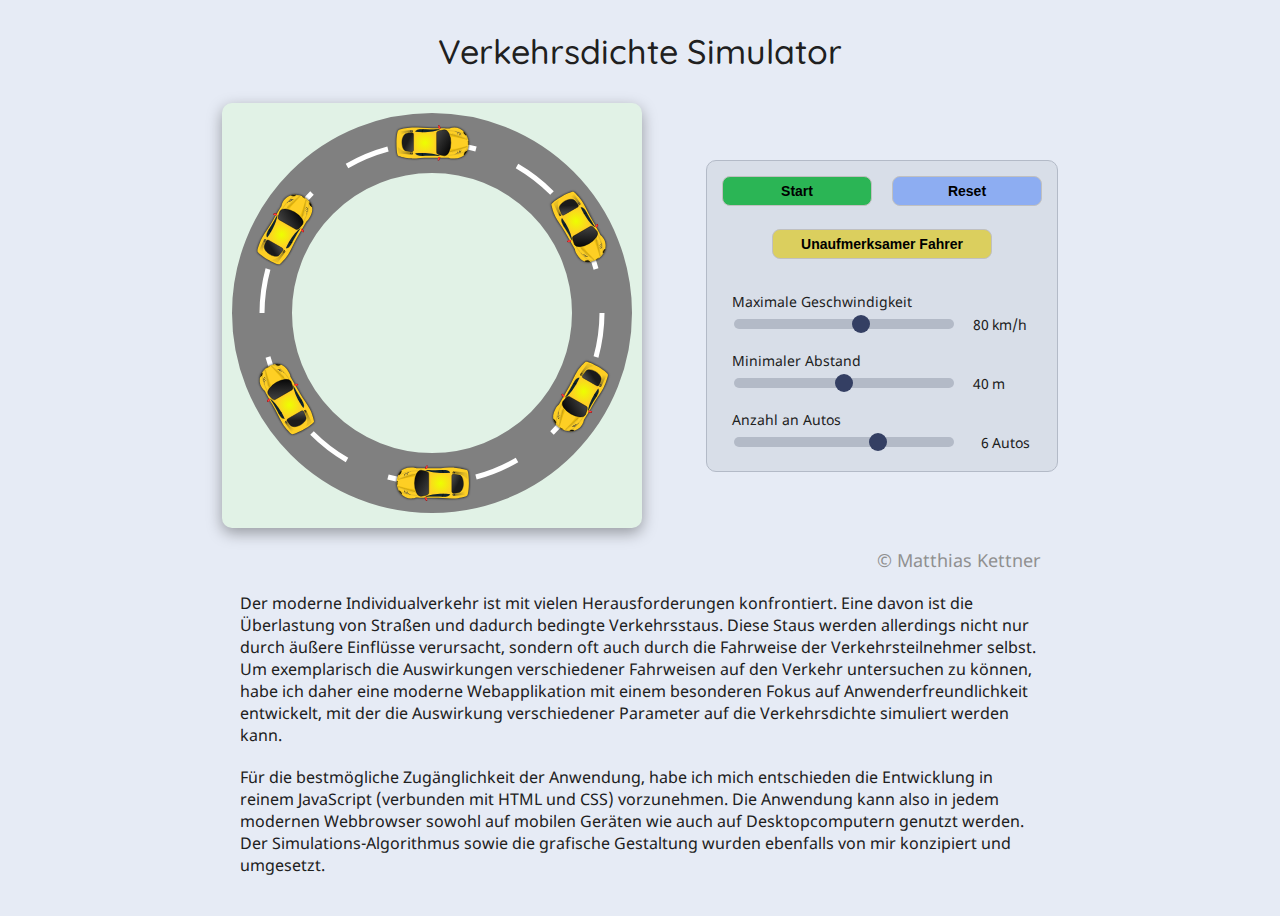
<file: index.html>
<!DOCTYPE html>
<html lang="de">
<head>
    <meta charset="UTF-8">
    <meta name="robots" content="noindex">
    <meta name="viewport" content="width=device-width, initial-scale=1.0">
    <title>Verkehrsdichte Simulator</title>
    <link rel="stylesheet" type="text/css" href="style.css">
    <meta name="description" content="Webapplikation zur Simulation der Verkehrsdichte">
    <link rel="shortcut icon" href="icons/favicon.ico">
    <link rel="icon" type="image/x-icon" href="icons/favicon.ico">
    <link rel="apple-touch-icon" sizes="57x57" href="icons/apple-icon-57x57.png">
    <link rel="apple-touch-icon" sizes="60x60" href="icons/apple-icon-60x60.png">
    <link rel="apple-touch-icon" sizes="72x72" href="icons/apple-icon-72x72.png">
    <link rel="apple-touch-icon" sizes="76x76" href="icons/apple-icon-76x76.png">
    <link rel="apple-touch-icon" sizes="114x114" href="icons/apple-icon-114x114.png">
    <link rel="apple-touch-icon" sizes="120x120" href="icons/apple-icon-120x120.png">
    <link rel="apple-touch-icon" sizes="144x144" href="icons/apple-icon-144x144.png">
    <link rel="apple-touch-icon" sizes="152x152" href="icons/apple-icon-152x152.png">
    <link rel="apple-touch-icon" sizes="180x180" href="icons/apple-icon-180x180.png">
    <link rel="icon" type="image/png" sizes="192x192"  href="icons/android-icon-192x192.png">
    <link rel="icon" type="image/png" sizes="32x32" href="icons/favicon-32x32.png">
    <link rel="icon" type="image/png" sizes="96x96" href="icons/favicon-96x96.png">
    <link rel="icon" type="image/png" sizes="16x16" href="icons/favicon-16x16.png">
    <meta name="msapplication-TileColor" content="#ffffff">
    <meta name="msapplication-TileImage" content="icons/ms-icon-144x144.png">
    <meta name="theme-color" content="#e6ebf5">
</head>
<body>
<main>
    <h1>Verkehrsdichte Simulator</h1>
    <div id="simulation-content">
    <div id="graphics-box">
    <div id="graphic-container">
        <svg width="400" height="400" id="road-graphic_large" xmlns="http://www.w3.org/2000/svg">
            <circle cx="200" cy="200" r="170" stroke="#808080" stroke-width="60" fill="none" />
            <path d="M 200 30 A 170 170 0  0 1 244 36" stroke="#ffffff" stroke-width="5" fill="none" />
            <path d="M 285 53 A 170 170 0  0 1 320 80" stroke="#ffffff" stroke-width="5" fill="none" />
            <path d="M 347 115 A 170 170 0  0 1 364 156" stroke="#ffffff" stroke-width="5" fill="none" />
            <path d="M 370 200 A 170 170 0  0 1 364 244" stroke="#ffffff" stroke-width="5" fill="none" />
            <path d="M 347 285 A 170 170 0  0 1 320 320" stroke="#ffffff" stroke-width="5" fill="none" />
            <path d="M 285 347 A 170 170 0  0 1 244 364" stroke="#ffffff" stroke-width="5" fill="none" />
            <path d="M 200 370 A 170 170 0  0 1 156 364" stroke="#ffffff" stroke-width="5" fill="none" />
            <path d="M 115 347 A 170 170 0  0 1 80 320" stroke="#ffffff" stroke-width="5" fill="none" />
            <path d="M 53 285 A 170 170 0  0 1 36 244" stroke="#ffffff" stroke-width="5" fill="none" />
            <path d="M 30 200 A 170 170 0  0 1 36 156" stroke="#ffffff" stroke-width="5" fill="none" />
            <path d="M 53 115 A 170 170 0  0 1 80 80" stroke="#ffffff" stroke-width="5" fill="none" />
            <path d="M 115 53 A 170 170 0  0 1 156 36" stroke="#ffffff" stroke-width="5" fill="none" />
        </svg>
        <svg width="340" height="340" id="road-graphic_small" xmlns="http://www.w3.org/2000/svg">
            <circle cx="170" cy="170" r="140" stroke="#808080" stroke-width="60" fill="none" />
            <path d="M 170 30 A 140 140 0  0 1 206 35" stroke="#ffffff" stroke-width="4" fill="none" />
            <path d="M 240 49 A 140 140 0  0 1 269 71" stroke="#ffffff" stroke-width="4" fill="none" />
            <path d="M 291 100 A 140 140 0  0 1 305 134" stroke="#ffffff" stroke-width="4" fill="none" />
            <path d="M 310 170 A 140 140 0  0 1 305 206" stroke="#ffffff" stroke-width="4" fill="none" />
            <path d="M 291 240 A 140 140 0  0 1 269 269" stroke="#ffffff" stroke-width="4" fill="none" />
            <path d="M 240 291 A 140 140 0  0 1 206 305" stroke="#ffffff" stroke-width="4" fill="none" />
            <path d="M 170 310 A 140 140 0  0 1 134 305" stroke="#ffffff" stroke-width="4" fill="none" />
            <path d="M 100 291 A 140 140 0  0 1 71 269" stroke="#ffffff" stroke-width="4" fill="none" />
            <path d="M 49 240 A 140 140 0  0 1 35 206" stroke="#ffffff" stroke-width="4" fill="none" />
            <path d="M 30 170 A 140 140 0  0 1 35 134" stroke="#ffffff" stroke-width="4" fill="none" />
            <path d="M 49 100 A 140 140 0  0 1 71 71" stroke="#ffffff" stroke-width="4" fill="none" />
            <path d="M 100 49 A 140 140 0  0 1 134 35" stroke="#ffffff" stroke-width="4" fill="none" />
        </svg>
        <img src="yellow_car.svg" height="0" class="car-graphic" alt="" />
        <img src="yellow_car.svg" height="0" class="car-graphic" alt="" />
        <img src="yellow_car.svg" height="0" class="car-graphic" alt="" />
        <img src="yellow_car.svg" height="0" class="car-graphic" alt="" />
        <img src="yellow_car.svg" height="0" class="car-graphic" alt="" />
        <img src="yellow_car.svg" height="0" class="car-graphic" alt="" />
        <img src="yellow_car.svg" height="0" class="car-graphic" alt="" />
    </div>
    </div>
    <div id="settings">
        <div id="start-reset-container">
            <button id="start-stop-button">Start</button>
            <button id="reset-button">Reset</button>
        </div>
        <button id="scenario-1">Unaufmerksamer Fahrer</button>
        <div class="slider-container">
            <label for="max-speed">Maximale Geschwindigkeit</label><br>
            <div class="slider-box">
                <input type="range" id="max-speed" min="10" max="130" step="10" value="80" />
                <span class="slider-value" id="max-speed-value">80</span>
                <span class="slider-unit">km/h</span>
            </div>
        </div>
        <div class="slider-container">
            <label for="min-distance">Minimaler Abstand</label><br>
            <div class="slider-box">
                <input type="range" id="min-distance" min="20" max="60" step="20" value="40" />
                <span class="slider-value" id="min-dist-value">40</span>
                <span class="slider-unit">m</span>
            </div>
        </div>
        <div class="slider-container">
            <label for="number-cars">Anzahl an Autos</label><br>
            <div class="slider-box">
                <input type="range" id="number-cars" min="4" max="7" step="1" value="6" />
                <span class="slider-value"  id="numb-cars-value">6</span>
                <span class="slider-unit">Autos</span>
            </div>
        </div>
    </div>
    </div>
    <div id="site-text">
        <h2>© Matthias Kettner</h2>
        <p>Der moderne Individualverkehr ist mit vielen Herausforderungen konfrontiert. Eine davon ist die Überlastung von Straßen und dadurch bedingte Verkehrsstaus. Diese Staus werden allerdings nicht nur durch äußere Einflüsse verursacht, sondern oft auch durch die Fahrweise der Verkehrsteilnehmer selbst. Um exemplarisch die Auswirkungen verschiedener Fahrweisen auf den Verkehr untersuchen zu können, habe ich daher eine moderne Webapplikation mit einem besonderen Fokus auf Anwenderfreundlichkeit entwickelt, mit der die Auswirkung verschiedener Parameter auf die Verkehrsdichte simuliert werden kann.</p>
        <p>Für die bestmögliche Zugänglichkeit der Anwendung, habe ich mich entschieden die Entwicklung in reinem JavaScript (verbunden mit HTML und CSS) vorzunehmen. Die Anwendung kann also in jedem modernen Webbrowser sowohl auf mobilen Geräten wie auch auf Desktopcomputern genutzt werden. Der Simulations-Algorithmus sowie die grafische Gestaltung wurden ebenfalls von mir konzipiert und umgesetzt.</p>
    </div>
    <script src="traffic_simulation.js" type="text/javascript"></script>
</main>
</body>
</html>
</file>
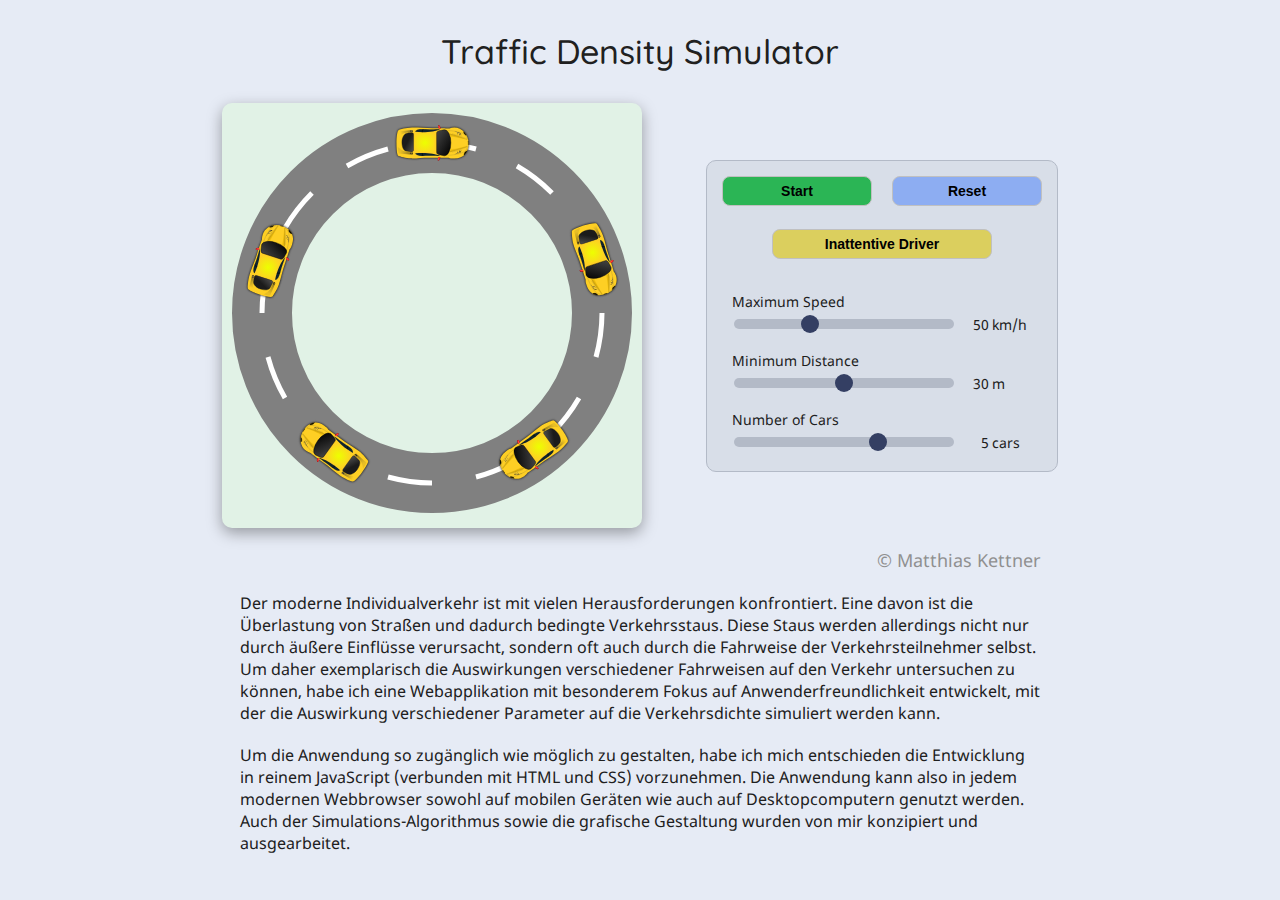
<file: en.html>
<!DOCTYPE html>
<html lang="en">
<head>
    <meta charset="UTF-8">
    <meta name="robots" content="noindex">
    <meta name="viewport" content="width=device-width, initial-scale=1.0">
    <title>Traffic Density Simulator</title>
    <link rel="stylesheet" type="text/css" href="style.css">
    <meta name="description" content="Web application for the simulation of traffic density">
    <link rel="shortcut icon" href="icons/favicon.ico">
    <link rel="icon" type="image/x-icon" href="icons/favicon.ico">
    <link rel="apple-touch-icon" sizes="57x57" href="icons/apple-icon-57x57.png">
    <link rel="apple-touch-icon" sizes="60x60" href="icons/apple-icon-60x60.png">
    <link rel="apple-touch-icon" sizes="72x72" href="icons/apple-icon-72x72.png">
    <link rel="apple-touch-icon" sizes="76x76" href="icons/apple-icon-76x76.png">
    <link rel="apple-touch-icon" sizes="114x114" href="icons/apple-icon-114x114.png">
    <link rel="apple-touch-icon" sizes="120x120" href="icons/apple-icon-120x120.png">
    <link rel="apple-touch-icon" sizes="144x144" href="icons/apple-icon-144x144.png">
    <link rel="apple-touch-icon" sizes="152x152" href="icons/apple-icon-152x152.png">
    <link rel="apple-touch-icon" sizes="180x180" href="icons/apple-icon-180x180.png">
    <link rel="icon" type="image/png" sizes="192x192"  href="icons/android-icon-192x192.png">
    <link rel="icon" type="image/png" sizes="32x32" href="icons/favicon-32x32.png">
    <link rel="icon" type="image/png" sizes="96x96" href="icons/favicon-96x96.png">
    <link rel="icon" type="image/png" sizes="16x16" href="icons/favicon-16x16.png">
    <meta name="msapplication-TileColor" content="#ffffff">
    <meta name="msapplication-TileImage" content="icons/ms-icon-144x144.png">
    <meta name="theme-color" content="#e6ebf5">
</head>
<body>
<main>
    <h1>Traffic Density Simulator</h1>
    <div id="simulation-content">
    <div id="graphics-box">
    <div id="graphic-container">
        <svg width="400" height="400" id="road-graphic_large" xmlns="http://www.w3.org/2000/svg">
            <circle cx="200" cy="200" r="170" stroke="#808080" stroke-width="60" fill="none" />
            <path d="M 200 30 A 170 170 0  0 1 244 36" stroke="#ffffff" stroke-width="5" fill="none" />
            <path d="M 285 53 A 170 170 0  0 1 320 80" stroke="#ffffff" stroke-width="5" fill="none" />
            <path d="M 347 115 A 170 170 0  0 1 364 156" stroke="#ffffff" stroke-width="5" fill="none" />
            <path d="M 370 200 A 170 170 0  0 1 364 244" stroke="#ffffff" stroke-width="5" fill="none" />
            <path d="M 347 285 A 170 170 0  0 1 320 320" stroke="#ffffff" stroke-width="5" fill="none" />
            <path d="M 285 347 A 170 170 0  0 1 244 364" stroke="#ffffff" stroke-width="5" fill="none" />
            <path d="M 200 370 A 170 170 0  0 1 156 364" stroke="#ffffff" stroke-width="5" fill="none" />
            <path d="M 115 347 A 170 170 0  0 1 80 320" stroke="#ffffff" stroke-width="5" fill="none" />
            <path d="M 53 285 A 170 170 0  0 1 36 244" stroke="#ffffff" stroke-width="5" fill="none" />
            <path d="M 30 200 A 170 170 0  0 1 36 156" stroke="#ffffff" stroke-width="5" fill="none" />
            <path d="M 53 115 A 170 170 0  0 1 80 80" stroke="#ffffff" stroke-width="5" fill="none" />
            <path d="M 115 53 A 170 170 0  0 1 156 36" stroke="#ffffff" stroke-width="5" fill="none" />
        </svg>
        <svg width="340" height="340" id="road-graphic_small" xmlns="http://www.w3.org/2000/svg">
            <circle cx="170" cy="170" r="140" stroke="#808080" stroke-width="60" fill="none" />
            <path d="M 170 30 A 140 140 0  0 1 206 35" stroke="#ffffff" stroke-width="4" fill="none" />
            <path d="M 240 49 A 140 140 0  0 1 269 71" stroke="#ffffff" stroke-width="4" fill="none" />
            <path d="M 291 100 A 140 140 0  0 1 305 134" stroke="#ffffff" stroke-width="4" fill="none" />
            <path d="M 310 170 A 140 140 0  0 1 305 206" stroke="#ffffff" stroke-width="4" fill="none" />
            <path d="M 291 240 A 140 140 0  0 1 269 269" stroke="#ffffff" stroke-width="4" fill="none" />
            <path d="M 240 291 A 140 140 0  0 1 206 305" stroke="#ffffff" stroke-width="4" fill="none" />
            <path d="M 170 310 A 140 140 0  0 1 134 305" stroke="#ffffff" stroke-width="4" fill="none" />
            <path d="M 100 291 A 140 140 0  0 1 71 269" stroke="#ffffff" stroke-width="4" fill="none" />
            <path d="M 49 240 A 140 140 0  0 1 35 206" stroke="#ffffff" stroke-width="4" fill="none" />
            <path d="M 30 170 A 140 140 0  0 1 35 134" stroke="#ffffff" stroke-width="4" fill="none" />
            <path d="M 49 100 A 140 140 0  0 1 71 71" stroke="#ffffff" stroke-width="4" fill="none" />
            <path d="M 100 49 A 140 140 0  0 1 134 35" stroke="#ffffff" stroke-width="4" fill="none" />
        </svg>
        <img src="yellow_car.svg" height="0" class="car-graphic" alt="" />
        <img src="yellow_car.svg" height="0" class="car-graphic" alt="" />
        <img src="yellow_car.svg" height="0" class="car-graphic" alt="" />
        <img src="yellow_car.svg" height="0" class="car-graphic" alt="" />
        <img src="yellow_car.svg" height="0" class="car-graphic" alt="" />
        <img src="yellow_car.svg" height="0" class="car-graphic" alt="" />
        <img src="yellow_car.svg" height="0" class="car-graphic" alt="" />
    </div>
    </div>
    <div id="settings">
        <div id="start-reset-container">
            <button id="start-stop-button">Start</button>
            <button id="reset-button">Reset</button>
        </div>
        <button id="scenario-1">Inattentive Driver</button>
        <div class="slider-container">
            <label for="max-speed">Maximum Speed</label><br>
            <div class="slider-box">
                <input type="range" id="max-speed" min="10" max="130" step="10" value="50" />
                <span class="slider-value" id="max-speed-value">50</span>
                <span class="slider-unit">km/h</span>
            </div>
        </div>
        <div class="slider-container">
            <label for="min-distance">Minimum Distance</label><br>
            <div class="slider-box">
                <input type="range" id="min-distance" min="10" max="50" step="10" value="30" />
                <span class="slider-value" id="min-dist-value">30</span>
                <span class="slider-unit">m</span>
            </div>
        </div>
        <div class="slider-container">
            <label for="number-cars">Number of Cars</label><br>
            <div class="slider-box">
                <input type="range" id="number-cars" min="1" max="7" step="1" value="5" />
                <span class="slider-value"  id="numb-cars-value">5</span>
                <span class="slider-unit">cars</span>
            </div>
        </div>
    </div>
    </div>
    <div id="site-text">
        <h2>© Matthias Kettner</h2>
        <p>Der moderne Individualverkehr ist mit vielen Herausforderungen konfrontiert. Eine davon ist die Überlastung von Straßen und dadurch bedingte Verkehrsstaus. Diese Staus werden allerdings nicht nur durch äußere Einflüsse verursacht, sondern oft auch durch die Fahrweise der Verkehrsteilnehmer selbst. Um daher exemplarisch die Auswirkungen verschiedener Fahrweisen auf den Verkehr untersuchen zu können, habe ich eine Webapplikation mit besonderem Fokus auf Anwenderfreundlichkeit entwickelt, mit der die Auswirkung verschiedener Parameter auf die Verkehrsdichte simuliert werden kann.</p>
        <p>Um die Anwendung so zugänglich wie möglich zu gestalten, habe ich mich entschieden die Entwicklung in reinem JavaScript (verbunden mit HTML und CSS) vorzunehmen. Die Anwendung kann also in jedem modernen Webbrowser sowohl auf mobilen Geräten wie auch auf Desktopcomputern genutzt werden. Auch der Simulations-Algorithmus sowie die grafische Gestaltung wurden von mir konzipiert und ausgearbeitet.</p>
    </div>
    <script src="traffic_simulation.js" type="text/javascript"></script>
</main>
</body>
</html>
</file>
<file: style.css>
:root {
    --background-color: #e6ebf5;
    --graphics-background-color: #e1f2e6;
    --start-color: #2bb555;
    --stop-color: #f0796c;
    --reset-color: #8dadf2;
    --scenario-color: #dbcf5e;
}

@font-face {
    font-family: "Noto Sans";
    src: url(fonts/NotoSans-Regular.woff2);
    font-weight: normal;
    font-style: normal;
}

@font-face {
    font-family: "Noto Sans";
    src: url(fonts/NotoSans-Bold.woff2);
    font-weight: bold;
    font-style: normal;
}

@font-face {
    font-family: "Noto Sans";
    src: url(fonts/NotoSans-Italic.woff2);
    font-weight: normal;
    font-style: italic;
}

@font-face {
    font-family: "Noto Sans";
    src: url(fonts/NotoSans-BoldItalic.woff2);
    font-weight: bold;
    font-style: italic;
}

@font-face {
    font-family: "Quicksand";
    src: url(fonts/quicksand-400-normal.woff2);
    font-weight: normal;
    font-style: normal;
}

@font-face {
    font-family: "Quicksand";
    src: url(fonts/quicksand-500-normal.woff2);
    font-weight: 500;
    font-style: normal;
}

/*
@font-face {
    font-family: "Quicksand";
    src: url(fonts/quicksand-600-normal.woff2);
    font-weight: 600;
    font-style: normal;
}

@font-face {
    font-family: "Quicksand";
    src: url(fonts/quicksand-700-normal.woff2);
    font-weight: bold;
    font-style: normal;
}
*/

body, html {
    margin: 0;
    padding: 0;
    width: 100%;
    background-color: var(--background-color);
    font-family: "Noto Sans", Helvetica, sans-serif;
    font-size: 16px;
}

main {
    margin: 0 auto;
    padding: 0 15px 20px 15px;
    max-width: 900px;
}

h1 {
    width: 100%;
    margin: 0;
    padding: 30px 0;
    font-family: "Quicksand", Helvetica, sans-serif;
    text-align: center;
    font-size: 34px;
    font-weight: 500;
    color: #202020;
}

#simulation-content {
    width: 100%;
    margin: 0;
    padding: 0;
    display: flex;
    flex-direction: row;
    justify-content: space-around;
    align-items: center;
}

@media only screen and (max-width: 840px) {
    #simulation-content {
        height: 710px;
        display: flex;
        flex-direction: column;
        justify-content: space-between;
        align-items: center;
    }
}

#road-graphic_large {
    display: initial;
}

#road-graphic_small {
    display: none;
}

@media only screen and (max-width: 550px) {
    #road-graphic_large {
        display: none;
    }

    #road-graphic_small {
        display: initial;
    }
}

#graphics-box {
    background-color: var(--graphics-background-color);
    border-radius: 10px;
    box-shadow: 0 5px 15px rgba(0, 0, 0, 0.35);
    margin: 0;
    padding: 0;
}

#graphic-container {
    position: relative;
    margin: 10px;
    padding: 0;
}

#settings {
    margin: 0;
    padding: 15px;
    width: 320px;
    height: 280px;
    display: flex;
    flex-direction: column;
    justify-content: space-between;
    align-items: center;
    background-color: #d8dee8;
    border: 1px solid #b3bac7;
    border-radius: 10px;
    font-size: 14px;
    color: #202020;
}

#start-reset-container {
    margin: 0;
    padding: 0;
    width: 100%;
    display: flex;
    flex-direction: row;
    justify-content: space-between;
}

#start-stop-button, #reset-button, #scenario-1 {
    width: 150px;
    height: 30px;
    border: 1px solid #c0c0c0;
    border-radius: 8px;
    font-size: 14px;
    color: #000000;
    font-weight: bold;
    cursor: pointer;
}

#start-stop-button, #reset-button {
    margin-bottom: 10px;
}

#scenario-1 {
    margin-bottom: 20px;
}

#start-stop-button:active, #reset-button:active, #scenario-1:active {
    border: 1px solid #202020;
}

#start-stop-button {
    background-color: var(--start-color);
}

#reset-button {
    background-color: var(--reset-color);
}

#scenario-1 {
    width: 220px;
    background-color: var(--scenario-color);
}

.slider-container {
    margin: 0;
    padding: 0;
    width: 300px;
}

.slider-box {
    width: 100%;
    margin: 4px 0;
    padding: 0;
    display: flex;
    flex-direction: row;
    justify-content: space-between;
    align-items: center;
}

.slider-unit {
    width: 40px;
    text-align: left;
}

.slider-value {
    width: 30px;
    text-align: right;
}

#settings input[type=range] {
    -webkit-appearance: none;
    appearance: none;
    width: 220px;
    height: 10px;
    background: #b3bac7;
    outline: none;
    border-radius: 5px;
    cursor: pointer;
}

#settings input[type=range]:disabled {
    cursor: initial;
}

#settings input[type=range]::-webkit-slider-thumb {
    -webkit-appearance: none;
    appearance: none;
    width: 18px;
    height: 18px;
    border: 0;
    border-radius: 50%;
    background: #343f63;
    cursor: pointer;
}

#settings input[type=range]:disabled::-webkit-slider-thumb {
    background: #b3bac7;
    cursor: initial;
}

#settings input[type=range]::-moz-range-thumb {
    width: 18px;
    height: 18px;
    border: 0;
    border-radius: 50%;
    background: #343f63;
    cursor: pointer;
}

#settings input[type=range]:disabled::-moz-range-thumb {
    background: #b3bac7;
    cursor: initial;
}

#road-graphic {
    margin: 0;
    position: relative;
    left: 0;
    top: 0;
}

.car-graphic {
    margin: 0;
    position: absolute;
    left: 157px;
    top: 10px;
    /* transition: left 0.025s linear, top 0.025s linear, rotate 0.025s linear; */
}

#site-text {
    margin: 0 auto;
    padding: 0;
    max-width: 800px;
}

#site-text h2 {
    margin: 0;
    padding: 20px 0;
    width: 100%;
    text-align: right;
    font-size: 18px;
    font-weight: normal;
    font-style: normal;
    color: #909090;
}

#site-text p {
    margin: 0 0 20px 0;
    padding: 0;
    width: 100%;
    text-align: left;
    font-size: 16px;
    font-weight: normal;
    font-style: normal;
    color: #202020;
}
</file>
